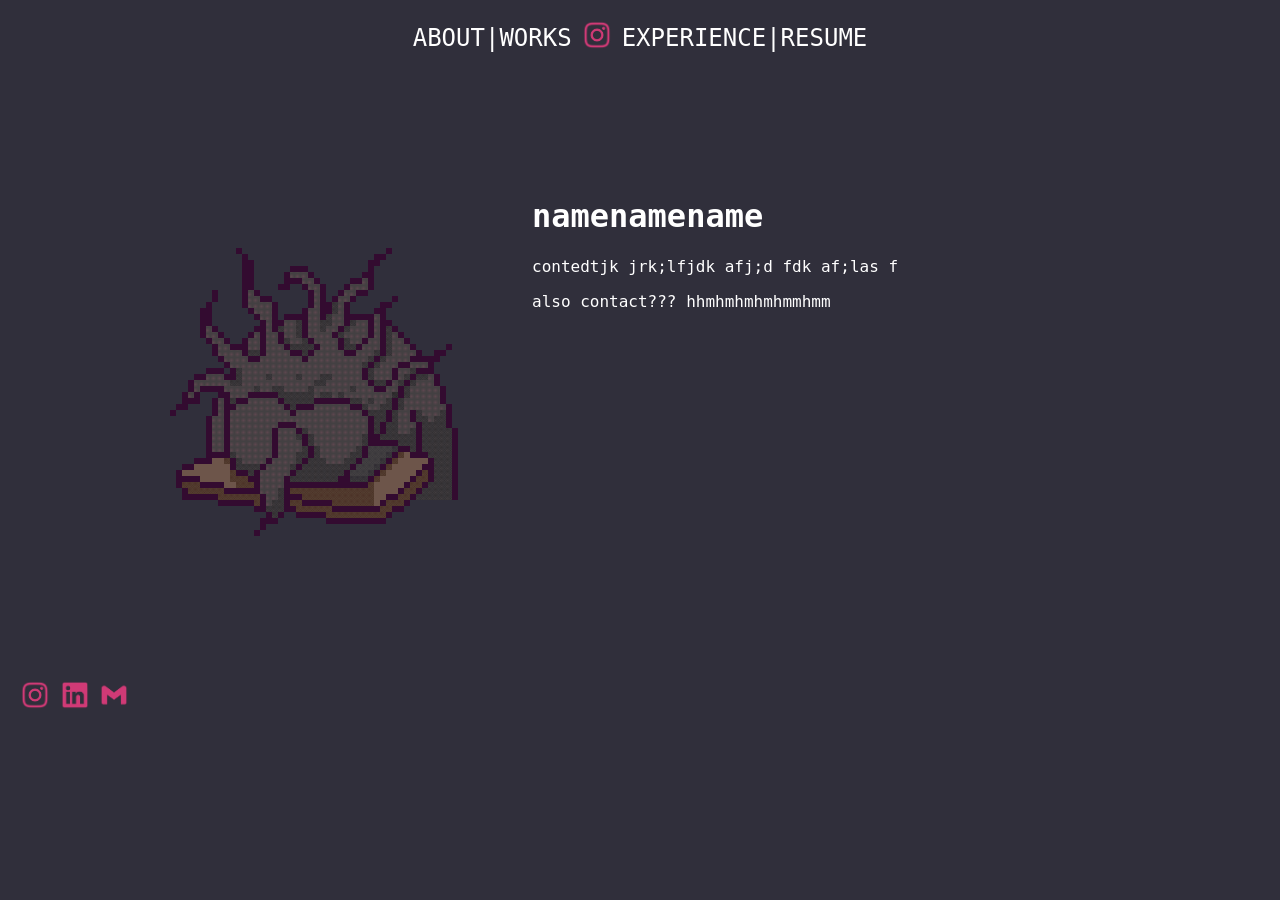
<file: headerElements/about/about.html>
<!doctype html>
<html lang="en">
  <head>
    <meta charset="UTF-8" />
    <meta http-equiv="X-UA-Compatible" content="IE=edge" />
    <meta name="viewport" content="width=device-width, initial-scale=1.0" />
    <title>About</title>
    <link rel="stylesheet" href="../../style.css" />
    <link rel="stylesheet" href="about.css" />
    <style>
      @import url("https://fonts.googleapis.com/css2?family=Wendy+One&family=Zilla+Slab+Highlight:wght@400;700&display=swap");
    </style>
  </head>
  <body>
    <header>
      <a href="../../headerElements/about/about.html">ABOUT</a> |
      <a href="../../headerElements/all_works/AllWorks.html">WORKS</a>
      <a href="../../index.html"
        ><img
          src="../../img/logo/instagram.png"
          alt="mainLogo"
          class="mainLogo"
      /></a>
      <a href="../../headerElements/experience/experience.html">EXPERIENCE</a> |
      <a href="../../headerElements/resume/resume.html">RESUME</a>
    </header>

    <!-- ascii art -->
    <!-- <section class="hero">
      <canvas id="grid"></canvas>

      <div class="logo">
        <img src="../../img/logo/bwLogo.png" id="source" alt="asciiLogo" />
      </div>
    </section> -->

    <!-- ascii art -->

    <div id="profileContainer">
      <img id="profileImage" src="profile.gif" alt="profile" />
      <div id="profileText">
        <h1>namenamename</h1>
        <p>contedtjk jrk;lfjdk afj;d fdk af;las f</p>
        <p>also contact??? hhmhmhmhmhmmhmm</p>
      </div>
    </div>

    <!-- 옆에 작은 버튼? 화살표같은거 hover하거나 클릭하면 옆에 작은 창이 열리면서 상세 스킬셋 보여주기.
    그....밴다이어그램? 육각형 틀? 그런걸로 어느 게 더 강하고 약한지 그래프 있어도 좋을 듯.. 굳이 technical skill 아니더라도
    머라하지 personal skill? personality? 암튼 그걸로 해도 되고 음 
    좀 웃긴 것도 하나 끼워넣어도 될 듯
    진짜 ㄹㅇ 제일 자신있는 분야만 골라서 좀 중구난방이여도..그런 것도 좋을 듯 -->
    <!-- <div>
      <h2>SKILLS</h2>
      <p>Programming Language: JavaScript, HTML, CSS, C#, C++, Python</p>
      <p>3D/Visual Effect: Blender, Autodesk MAYA, 3D Printing, TouchDesigner</p>
      <p>Game/XR/VR Development: Unity, Web XR</p>
      <p>Adobe Creative Suite</p>
      <p>AI tools: Llamafile, ComfyUI</p>
      <p>Physical Computing: Arduino, Raspberry PI</p>
      <p>Languages: English, Korean</p>
      <p>Visual Storytelling, Teamwork, Adaptability, Communication, Leadership, Active Listening</p>
    </div> -->

    <script type="module" src="../../script.js"></script>
  </body>
  <footer>
    <a href="https://www.instagram.com/" target="_blank">
      <img
        src="../../img/logo/instagram.png"
        alt="instagramLogo"
        class="contactLogo"
      />
    </a>
    <a href="https://www.linkedin.com/" target="_blank">
      <img
        src="../../img/logo/linkedin.png"
        alt="linkedinLogo"
        class="contactLogo"
      />
    </a>
    <a href="https://www.gmail.com/" target="_blank">
      <img src="../../img/logo/gmail.png" alt="gmailLogo" class="contactLogo" />
    </a>
  </footer>
</html>
</file>
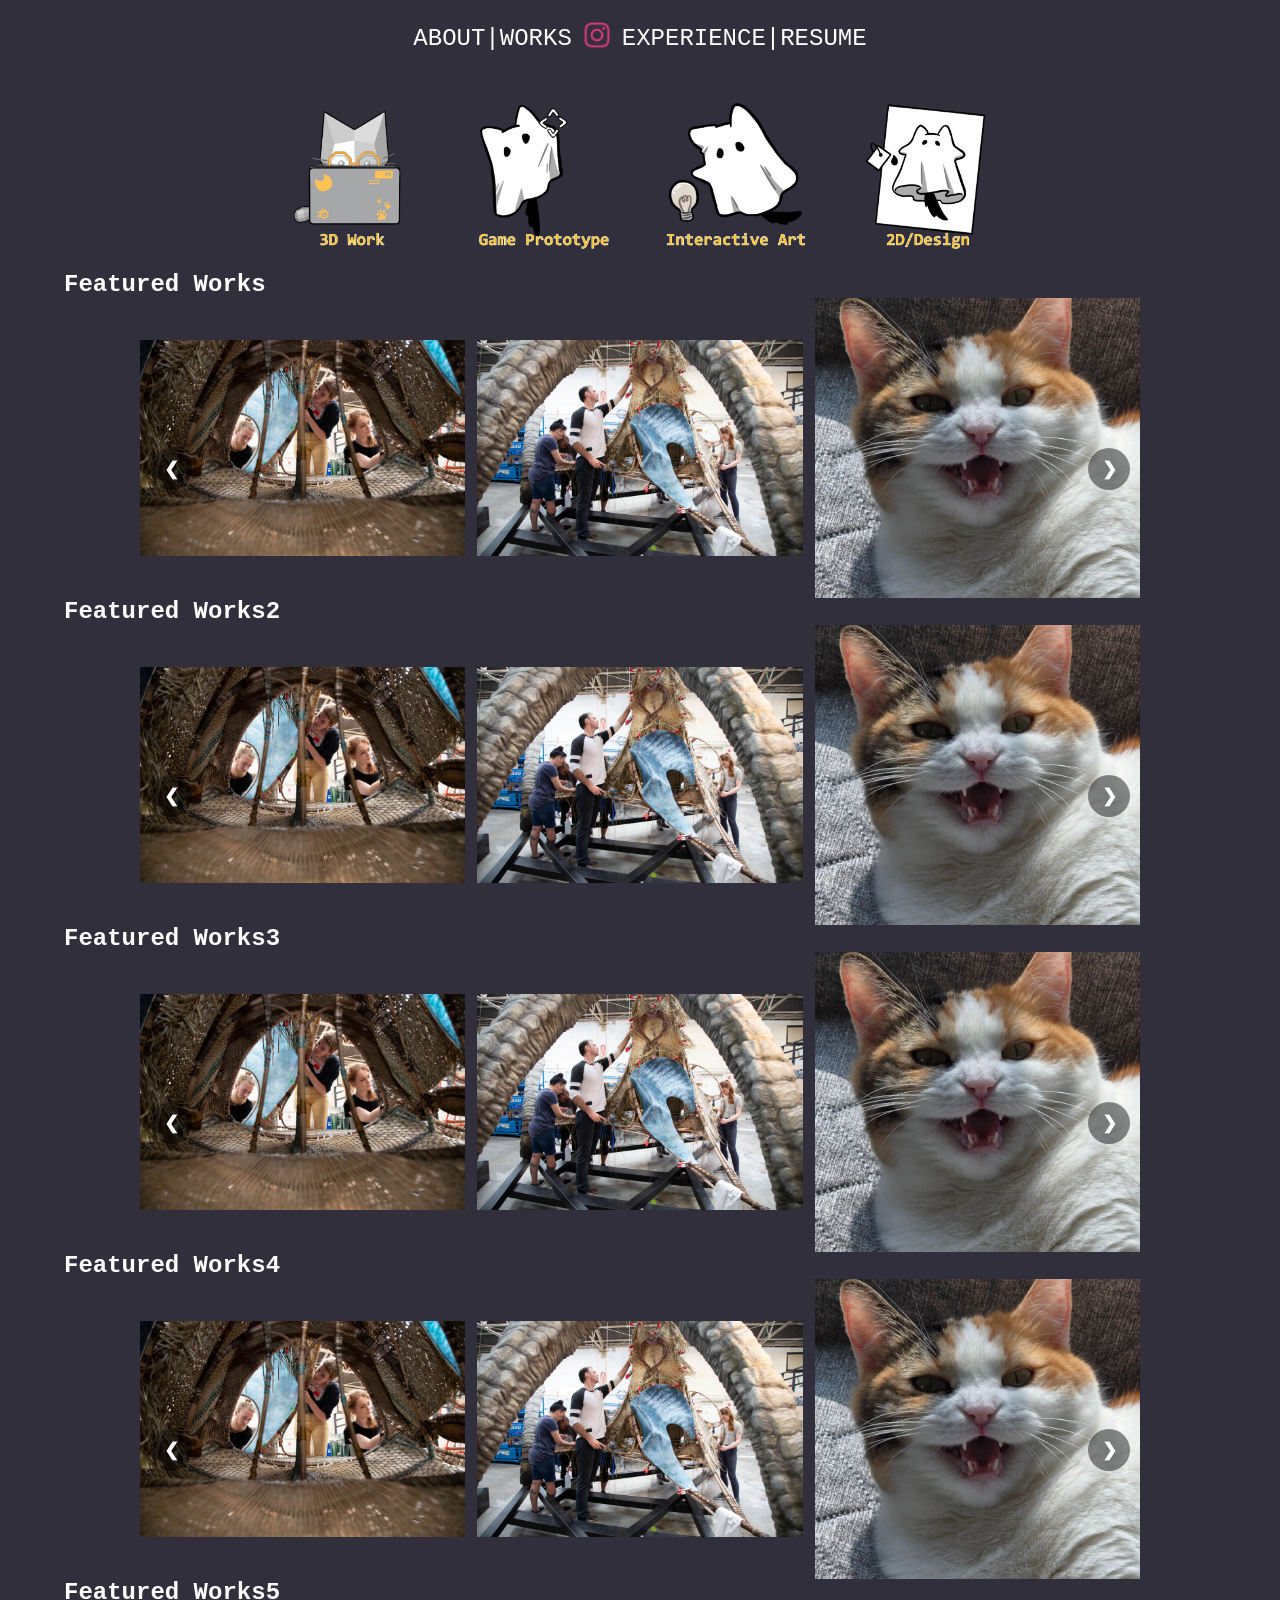
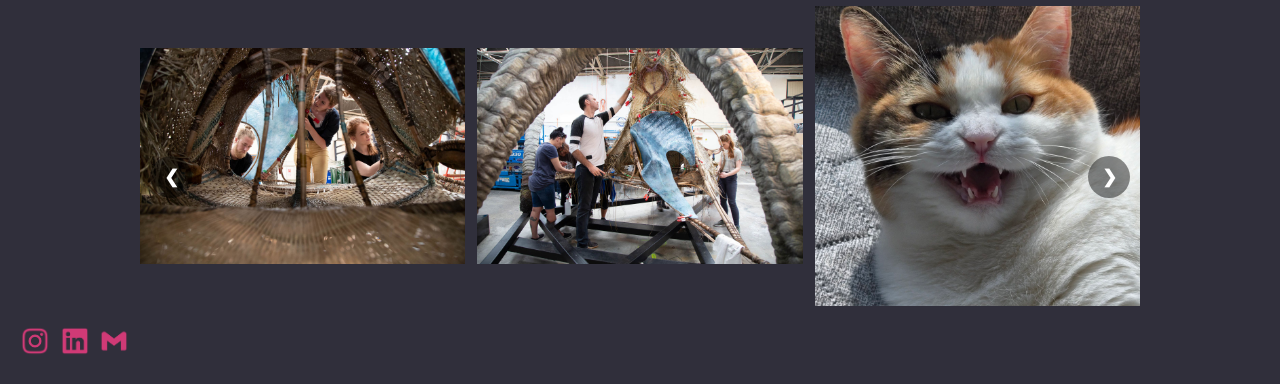
<file: headerElements/all_works/AllWorks.html>
<!doctype html>
<html lang="en">
  <head>
    <meta charset="UTF-8" />
    <meta http-equiv="X-UA-Compatible" content="IE=edge" />
    <meta name="viewport" content="width=device-width, initial-scale=1.0" />
    <title>All Works</title>
    <link rel="stylesheet" href="../../style.css" />
    <link rel="stylesheet" href="AllWorks.css" />
    <style>
      @import url("https://fonts.googleapis.com/css2?family=Wendy+One&family=Zilla+Slab+Highlight:wght@400;700&display=swap");
    </style>
  </head>
  <body>
    <header>
      <a href="../../headerElements/about/about.html">ABOUT</a> |
      <a href="../../headerElements/all_works/AllWorks.html">WORKS</a>
      <a href="../../index.html"
        ><img
          src="../../img/logo/instagram.png"
          alt="mainLogo"
          class="mainLogo"
      /></a>
      <a href="../../headerElements/experience/experience.html">EXPERIENCE</a> |
      <a href="../../headerElements/resume/resume.html">RESUME</a>
    </header>

    <!-- ascii art -->
    <!-- <section class="hero">
      <canvas id="grid"></canvas>

      <div class="logo">
        <img src="../../img/logo/bwLogo.png" id="source" alt="asciiLogo" />
      </div>
    </section> -->

    <!-- ascii art -->

    <!-- <button id="scrollButton">↓</button> -->

    <div class="workCategoryContainer">
      <a href="../../featuredWorkPages/3d_work/3dWork.html">
        <img
          class="workCategory"
          src="../../img/logo/3dWork1.png"
          alt="3D Work"
        />
      </a>
      <a href="../../featuredWorkPages/game_prototype/gamePrototype.html">
        <img
          class="workCategory"
          src="../../img/logo/gamePrototype1.png"
          alt="Game Prototype"
        />
      </a>
      <a href="../../featuredWorkPages/interactive_art/interactiveArt.html">
        <img
          class="workCategory"
          src="../../img/logo/interactiveArt1.png"
          alt="Interactive Art"
        />
      </a>
      <a href="../../featuredWorkPages/2d_design/2dDesign.html">
        <img
          class="workCategory"
          src="../../img/logo/2dDesign1.png"
          alt="2D/Design"
        />
      </a>
    </div>

    <!--  slideshow1  -->
    <h2 style="text-align: left; margin: 0 0 0 5vw">Featured Works</h2>

    <div class="slideshowContainer">
      <div class="Slides1 fade">
        <img src="../../img/featuredWorks/avatar1.jpg" style="width: 100%" />
        <div class="slideshowText">Avatar Project 1</div>
      </div>

      <div class="Slides1 fade">
        <img src="../../img/featuredWorks/avatar2.jpg" style="width: 100%" />
        <div class="slideshowText">Avatar Project 2</div>
      </div>

      <div class="Slides1 fade">
        <img src="../../img/featuredWorks/cat.jpg" style="width: 100%" />
        <div class="slideshowText">Cat Study</div>
      </div>

      <div class="Slides1 fade">
        <img
          src="../../img/featuredWorks/bladerunner.png"
          style="width: 100%"
        />
        <div class="slideshowText">Bladerunner</div>
      </div>

      <a class="prev" aria-label="Previous slide">&#10094;</a>
      <a class="next" aria-label="Next slide">&#10095;</a>
    </div>

    <!-- slideshow2 -->
    <h2 style="text-align: left; margin: 0 0 0 5vw">Featured Works2</h2>

    <div class="slideshowContainer">
      <div class="Slides2 fade">
        <img src="../../img/featuredWorks/avatar1.jpg" style="width: 100%" />
        <div class="slideshowText">Avatar Project 1</div>
      </div>

      <div class="Slides2 fade">
        <img src="../../img/featuredWorks/avatar2.jpg" style="width: 100%" />
        <div class="slideshowText">Avatar Project 2</div>
      </div>

      <div class="Slides2 fade">
        <img src="../../img/featuredWorks/cat.jpg" style="width: 100%" />
        <div class="slideshowText">Cat Study</div>
      </div>

      <div class="Slides2 fade">
        <img
          src="../../img/featuredWorks/bladerunner.png"
          style="width: 100%"
        />
        <div class="slideshowText">Bladerunner</div>
      </div>

      <a class="prev" aria-label="Previous slide">&#10094;</a>
      <a class="next" aria-label="Next slide">&#10095;</a>
    </div>

    <!-- slideshow3 -->
    <h2 style="text-align: left; margin: 0 0 0 5vw">Featured Works3</h2>

    <div class="slideshowContainer">
      <div class="Slides3 fade">
        <img src="../../img/featuredWorks/avatar1.jpg" style="width: 100%" />
        <div class="slideshowText">Avatar Project 1</div>
      </div>

      <div class="Slides3 fade">
        <img src="../../img/featuredWorks/avatar2.jpg" style="width: 100%" />
        <div class="slideshowText">Avatar Project 2</div>
      </div>

      <div class="Slides3 fade">
        <img src="../../img/featuredWorks/cat.jpg" style="width: 100%" />
        <div class="slideshowText">Cat Study</div>
      </div>

      <div class="Slides3 fade">
        <img
          src="../../img/featuredWorks/bladerunner.png"
          style="width: 100%"
        />
        <div class="slideshowText">Bladerunner</div>
      </div>

      <a class="prev" aria-label="Previous slide">&#10094;</a>
      <a class="next" aria-label="Next slide">&#10095;</a>
    </div>

    <!-- slideshow4 -->
    <h2 style="text-align: left; margin: 0 0 0 5vw">Featured Works4</h2>

    <div class="slideshowContainer">
      <div class="Slides4 fade">
        <img src="../../img/featuredWorks/avatar1.jpg" style="width: 100%" />
        <div class="slideshowText">Avatar Project 1</div>
      </div>

      <div class="Slides4 fade">
        <img src="../../img/featuredWorks/avatar2.jpg" style="width: 100%" />
        <div class="slideshowText">Avatar Project 2</div>
      </div>

      <div class="Slides4 fade">
        <img src="../../img/featuredWorks/cat.jpg" style="width: 100%" />
        <div class="slideshowText">Cat Study</div>
      </div>

      <div class="Slides4 fade">
        <img
          src="../../img/featuredWorks/bladerunner.png"
          style="width: 100%"
        />
        <div class="slideshowText">Bladerunner</div>
      </div>

      <a class="prev" aria-label="Previous slide">&#10094;</a>
      <a class="next" aria-label="Next slide">&#10095;</a>
    </div>

    <!-- slideshow5 -->
    <h2 style="text-align: left; margin: 0 0 0 5vw">Featured Works5</h2>

    <div class="slideshowContainer">
      <div class="Slides5 fade">
        <img src="../../img/featuredWorks/avatar1.jpg" style="width: 100%" />
        <div class="slideshowText">Avatar Project 1</div>
      </div>

      <div class="Slides5 fade">
        <img src="../../img/featuredWorks/avatar2.jpg" style="width: 100%" />
        <div class="slideshowText">Avatar Project 2</div>
      </div>

      <div class="Slides5 fade">
        <img src="../../img/featuredWorks/cat.jpg" style="width: 100%" />
        <div class="slideshowText">Cat Study</div>
      </div>

      <div class="Slides5 fade">
        <img
          src="../../img/featuredWorks/bladerunner.png"
          style="width: 100%"
        />
        <div class="slideshowText">Bladerunner</div>
      </div>

      <a class="prev" aria-label="Previous slide">&#10094;</a>
      <a class="next" aria-label="Next slide">&#10095;</a>
    </div>

    <script src="AllWorks.js"></script>
  </body>
  <footer>
    <a href="https://www.instagram.com/" target="_blank">
      <img
        src="../../img/logo/instagram.png"
        alt="instagramLogo"
        class="contactLogo"
      />
    </a>
    <a href="https://www.linkedin.com/" target="_blank">
      <img
        src="../../img/logo/linkedin.png"
        alt="linkedinLogo"
        class="contactLogo"
      />
    </a>
    <a href="https://www.gmail.com/" target="_blank">
      <img src="../../img/logo/gmail.png" alt="gmailLogo" class="contactLogo" />
    </a>
  </footer>
</html>
</file>
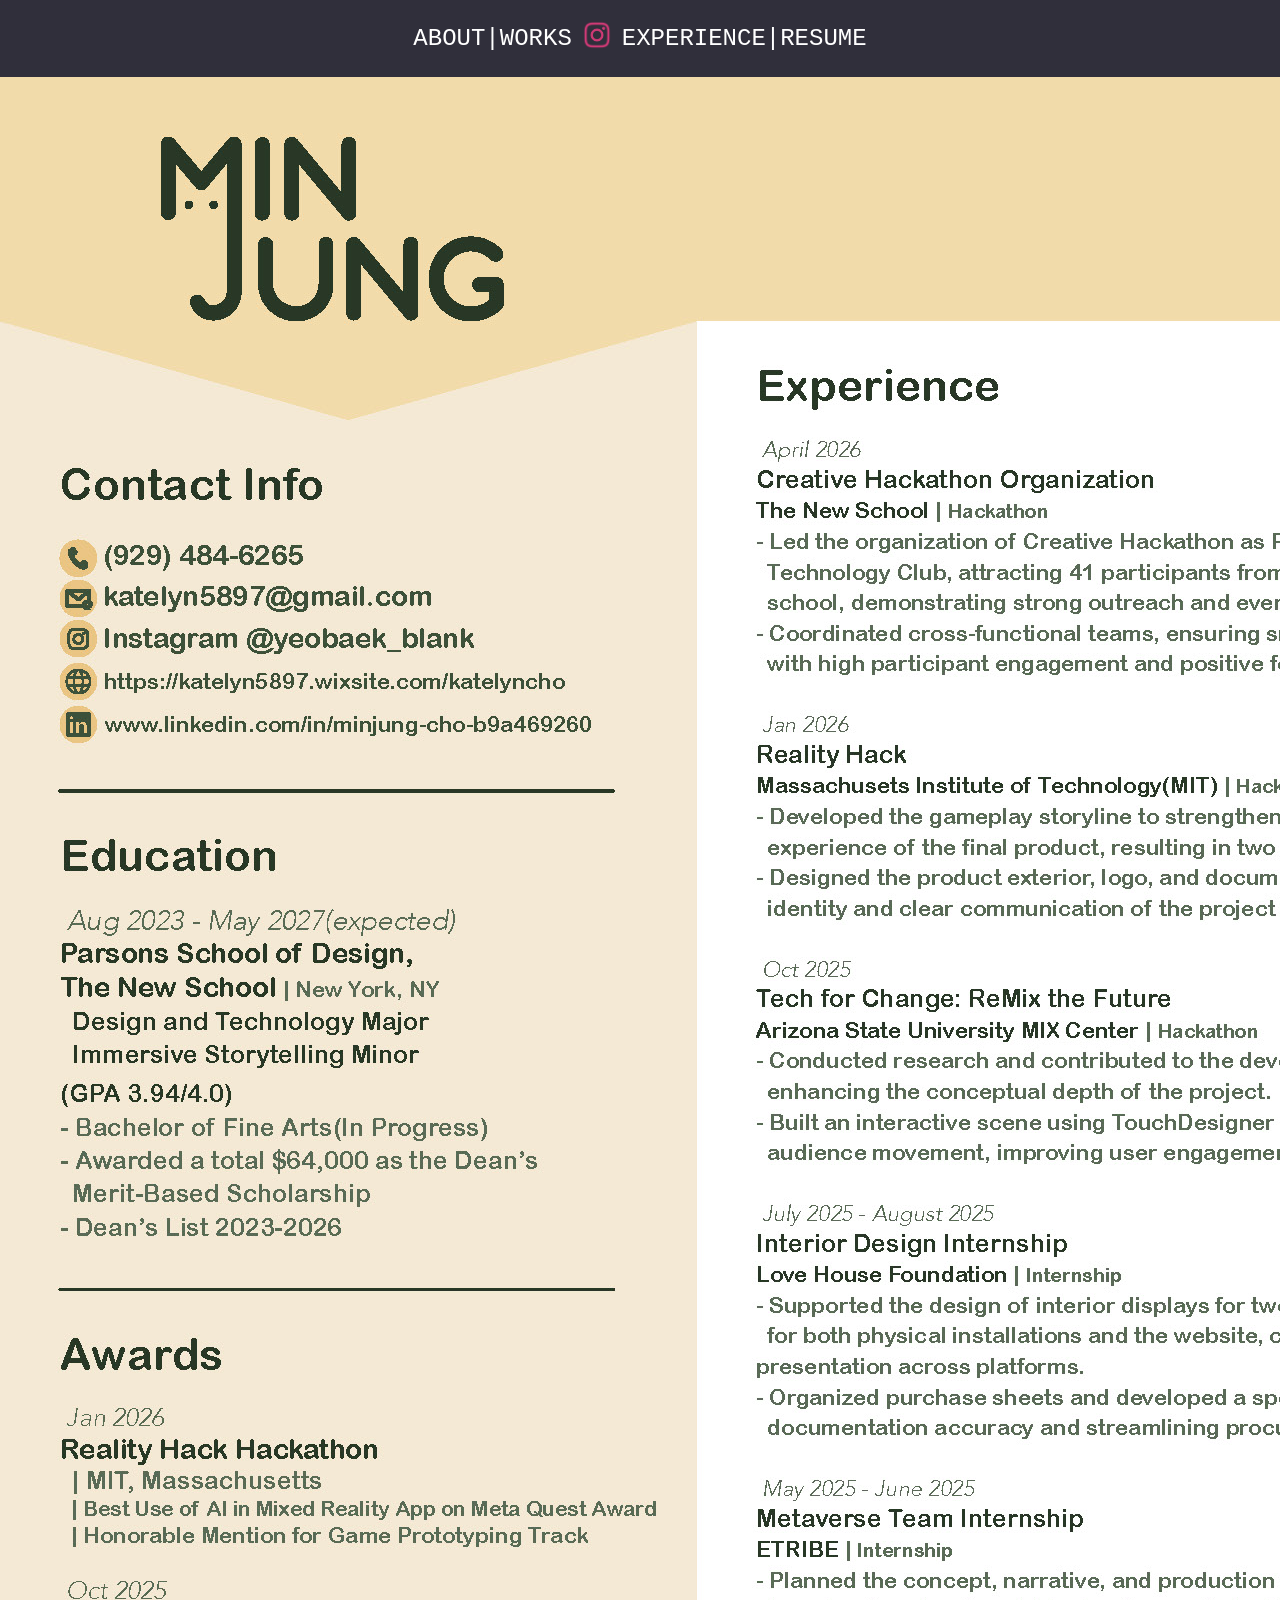
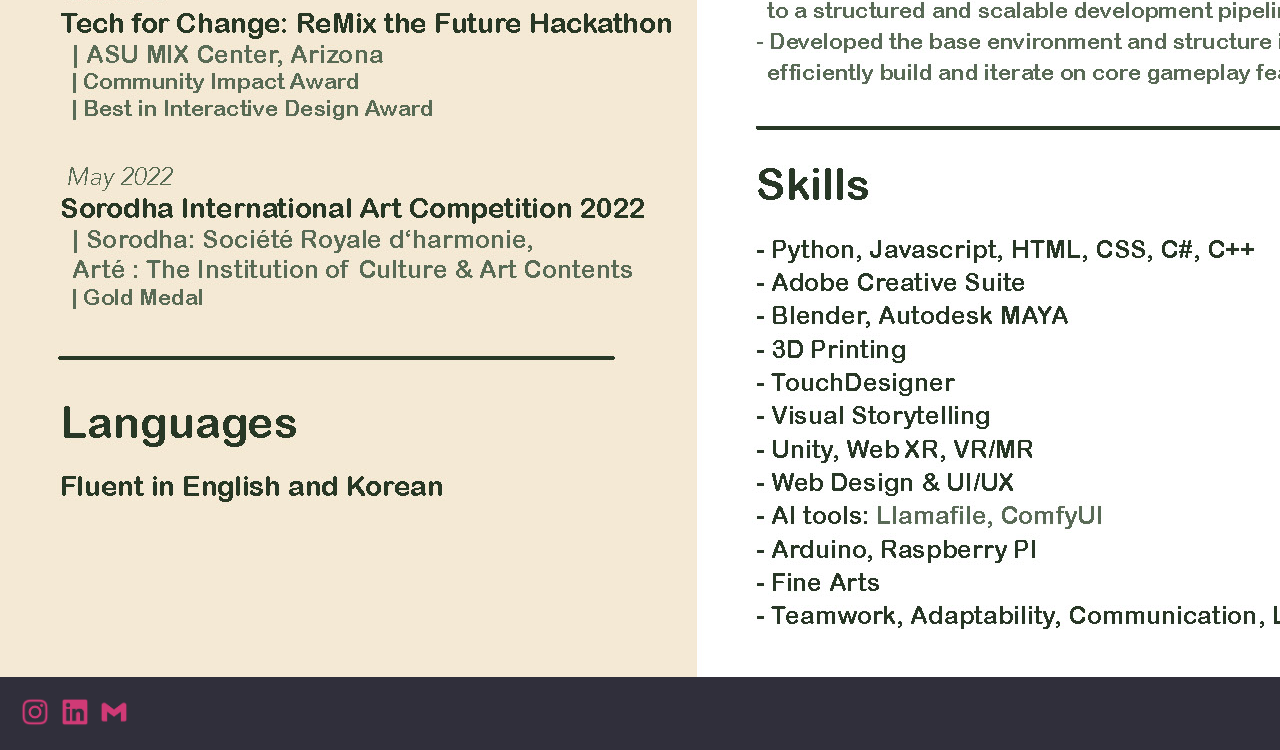
<file: headerElements/resume/resume.html>
<!doctype html>
<html lang="en">
  <head>
    <meta charset="UTF-8" />
    <meta http-equiv="X-UA-Compatible" content="IE=edge" />
    <meta name="viewport" content="width=device-width, initial-scale=1.0" />
    <title>Resume</title>
    <link rel="stylesheet" href="../../style.css" />
    <link rel="stylesheet" href="resume.css" />
    <style>
      @import url("https://fonts.googleapis.com/css2?family=Wendy+One&family=Zilla+Slab+Highlight:wght@400;700&display=swap");
    </style>
  </head>
  <body>
    <header>
      <a href="../../headerElements/about/about.html">ABOUT</a> |
      <a href="../../headerElements/all_works/AllWorks.html">WORKS</a>
      <a href="../../index.html"
        ><img
          src="../../img/logo/instagram.png"
          alt="mainLogo"
          class="mainLogo"
      /></a>
      <a href="../../headerElements/experience/experience.html">EXPERIENCE</a> |
      <a href="../../headerElements/resume/resume.html">RESUME</a>
    </header>

    <div>
      <img id="resumeImage" src="resume1.jpg" alt="resume" />
    </div>

    <script type="module" src="../../script.js"></script>
  </body>
  <footer>
    <a href="https://www.instagram.com/" target="_blank">
      <img
        src="../../img/logo/instagram.png"
        alt="instagramLogo"
        class="contactLogo"
      />
    </a>
    <a href="https://www.linkedin.com/" target="_blank">
      <img
        src="../../img/logo/linkedin.png"
        alt="linkedinLogo"
        class="contactLogo"
      />
    </a>
    <a href="https://www.gmail.com/" target="_blank">
      <img src="../../img/logo/gmail.png" alt="gmailLogo" class="contactLogo" />
    </a>
  </footer>
</html>
</file>
<file: style.css>
html {
  font-family: "Consolas", monospace;
  color: #ffffff;
}

a {
  text-decoration: none;
  color: #ffffff;
}

a:hover {
  cursor: pointer;
  transform: scale(1.1);
  transition: transform 0.2s ease;
}

body {
  margin: 0;
  padding: 0;
  max-width: 100vw;
  min-height: 100vh;
  /* position: relative;
  isolation: isolate; */
  display: flex;
  flex-direction: column;
  overflow-y: auto;
  /* overflow-y: scroll; 이거 나중에 테스트 해봐*/
  text-align: center;
  background-color: #302f3b;
}

header {
  font-size: 1.5rem;
  z-index: 2;
  display: flex;
  /* padding: 0 30px 0 30px; */
  margin: 20px;
  align-items: center;
  justify-content: center;
}

footer {
  z-index: 2;
  padding: 20px;
  text-align: left;
}

.nameTitle {
  z-index: 2;
  margin: 80px;
  min-height: 32svh;
  display: flex;
  align-items: center;
  justify-content: center;
}

.nameTitle h2 {
  font-family: "Consolas", monospace;
  font-size: 2.5rem;
  margin: 0;
  color: #e9e9e9;
}

.font2 {
  /* font-family: "Menlo", monospace; */
  /* font-family: "Wendy One"; */
  font-family: "Zilla Slab Highlight", monospace;
  font-size: 3rem;
  color: #fff7bb;
}

.typeCursor {
  font-size: 2.8rem;
  display: inline-block;
  margin-left: 2px;
  animation: blinkCursor 0.8s infinite;
}

@keyframes blinkCursor {
  0%,
  50% {
    opacity: 1;
  }

  51%,
  100% {
    opacity: 0;
  }
}

.contactLogo {
  width: 30px;
  height: 30px;
}

.contactLogo:hover {
  cursor: pointer;
  transform: scale(1.1);
  transition: transform 0.2s ease;
}

.mainLogo {
  width: 30px;
  height: 30px;
  padding: 0 10px 0 10px;
}
.mainLogo:hover {
  cursor: pointer;
  transform: scale(1.1);
  transition: transform 0.2s ease;
}

#scrollButton {
  z-index: 2;
  background-color: rgba(255, 255, 255, 0);
  width: 20px;
  color: #ffffff;
  font-size: 40px;
  border: none;
  margin: 110px auto 80px auto;
  display: flex;
  align-items: center;
  justify-content: center;
}

#scrollButton:hover {
  cursor: pointer;
  transform: scale(1.1);
  transition: transform 0.2s ease;
}

.workCategoryContainer {
  z-index: 2;
  width: min(90vw, 80rem);
  margin: 0 auto;
  display: flex;
  justify-content: center;
  align-items: center;
  flex-wrap: wrap;
  gap: clamp(0.75rem, 3vw, 5rem);
  padding: 20px;
  box-sizing: border-box;
}

.workCategory {
  width: clamp(5rem, 12vw, 12rem);
  height: auto;
  display: block;
  transition: transform 0.2s ease;
}

.workCategoryContainer a:nth-child(1):hover img {
  content: url("img/logo/3dWork2.png");
}

.workCategoryContainer a:nth-child(2):hover img {
  content: url("img/logo/gamePrototype2.png");
}

.workCategoryContainer a:nth-child(3):hover img {
  content: url("img/logo/interactiveArt2.png");
}

.workCategoryContainer a:nth-child(4):hover img {
  content: url("img/logo/2dDesign2.png");
}

.workCategoryContainer a:nth-child(5):hover img {
  content: url("img/logo/experience2.png");
}

.featuredWorksGallery {
  z-index: 2;
  column-count: 4;
  column-gap: 1rem;
  padding: 15px;
  width: 90%;
  margin: auto;
}

.featuredWorks {
  position: relative;
  display: block;
  margin-bottom: 1rem;
  border-radius: 8px;
  overflow: hidden;
  break-inside: avoid;
}

.featuredWorkImg {
  width: 100%;
  height: auto;
  display: block;
  border-radius: 8px;
  transition:
    transform 0.3s ease,
    filter 0.3s ease;
}

.featuredWorkText {
  position: absolute;
  inset: 0;
  display: flex;
  align-items: center;
  justify-content: center;
  color: white;
  font-size: 1.2rem;
  font-weight: bold;
  text-align: center;
  padding: 1rem;
  opacity: 0;
  transition: opacity 0.3s ease;
  pointer-events: none;
}

.featuredWorks:hover {
  cursor: pointer;
}

.featuredWorks:hover .featuredWorkImg {
  transform: scale(1.05);
  filter: brightness(45%);
}

.featuredWorks:hover .featuredWorkText {
  opacity: 1;
}

@media (max-width: 900px) {
  .featuredWorksGallery {
    column-count: 2;
  }
}

@media (max-width: 600px) {
  .featuredWorksGallery {
    column-count: 1;
  }
}

/* asciiart original
.hero {
  position: relative;
  width: 100%;
  height: 100svh;
  background-color: #0f0f0f;
}

canvas {
  display: block;
  width: 100%;
  height: 100%;
}

.logo {
  position: absolute;
  top: 50%;
  left: 50%;
  transform: translate(-50%, -50%);
  width: 75%;
}

.logo img {
  width: 100%;
  height: 100%;
  object-fit: contain;
  display: block;
  visibility: hidden;
}
asciiart original */

/* asciiart */
.hero {
  position: absolute;
  inset: 0;
  /* top: 50%;
  left: 0;
  right: 0;
  bottom: 50%; */
  width: 100%;
  height: 100svh;
  background-color: #0f0f0f;
  z-index: 0;
  overflow: hidden;
  pointer-events: none;
}

canvas {
  display: block;
  width: 100%;
  height: 100%;
}

.logo {
  position: absolute;
  top: 50%;
  left: 50%;
  transform: translate(-50%, -50%);
  width: 75%;
}

.logo img {
  width: 100%;
  height: 100%;
  object-fit: contain;
  display: block;
  visibility: hidden;
}
/* asciiart */

/* water droop */
#waterLayer {
  position: absolute;
  top: 0;
  left: 0;
  width: 100%;
  z-index: 1;
  pointer-events: none;
  overflow: visible;
}

#waterClipContainer {
  width: 100%;
  clip-path: url(#waterClip);
  -webkit-clip-path: url(#waterClip);
  overflow: visible;
}

#waterGif {
  display: block;
  width: 100%;
  height: auto;
}
/* #waterLayer {
  position: absolute;
  top: 0;
  left: 0;
  width: 100%;
  z-index: 1;
  pointer-events: none;
  overflow: visible;
}

#waterGif {
  display: block;
  width: 100%;
  height: auto;
  clip-path: url(#waterClip);
  -webkit-clip-path: url(#waterClip);
} */

/* 나중에 위에 그라데이션 넣기 */
#waterTintPath {
  fill: rgba(255, 255, 255, 0.08);
  mix-blend-mode: screen;
}
/* water droop */
</file>
<file: headerElements/about/about.css>
#profileContainer {
  z-index: 2;
  margin: 100px auto;
  width: 80%;
}

#profileImage {
  width: 30vw;
  min-width: 300px;
  max-width: 500px;
  float: left;
  margin-right: 20px;
}

#profileText {
  text-align: left;
}
</file>
<file: headerElements/all_works/AllWorks.css>
.slideshowContainer {
  max-width: 1000px;
  position: relative;
  margin: 0 auto;
  overflow: hidden;
  max-height: 300px;
  width: auto;
}

.slideshowTrack {
  display: flex;
  align-items: center;
  gap: 12px;
  transition: transform 0.5s ease;
  will-change: transform;
}

.Slides1,
.Slides2,
.Slides3,
.Slides4,
.Slides5 {
  position: relative;
  flex: 0 0 calc((100% - 24px) / 3);
  max-width: calc((100% - 24px) / 3);
  display: flex;
  align-items: center;
  justify-content: center;
  max-height: 300px;
  width: auto;
}

.Slides1 img,
.Slides2 img,
.Slides3 img,
.Slides4 img,
.Slides5 img {
  display: block;
  width: 100%;
  height: auto;
}

.Slides1 img:hover,
.Slides2 img:hover,
.Slides3 img:hover,
.Slides4 img:hover,
.Slides5 img:hover {
  cursor: pointer;
  transition:
    transform 0.3s ease,
    filter 0.3s ease;
  transform: scale(1.05);
  filter: brightness(45%);
}

.slideshowText {
  position: absolute;
  inset: 0;
  display: flex;
  align-items: center;
  justify-content: center;
  color: white;
  font-size: 1.2rem;
  font-weight: bold;
  text-align: center;
  padding: 1rem;
  opacity: 0;
  transition: opacity 0.3s ease;
  pointer-events: none;
  place-items: center;
}

.Slides1:hover .slideshowText,
.Slides2:hover .slideshowText,
.Slides3:hover .slideshowText,
.Slides4:hover .slideshowText,
.Slides5:hover .slideshowText {
  opacity: 1;
}

.prev,
.next {
  cursor: pointer;
  position: absolute;
  top: 50%;
  width: 42px;
  height: 42px;
  display: flex;
  align-items: center;
  justify-content: center;
  color: white;
  font-weight: bold;
  font-size: 18px;
  transition: 0.6s ease;
  border-radius: 50%;
  background-color: rgba(0, 0, 0, 0.45);
  user-select: none;
  z-index: 2;
}

.next {
  right: 10px;
}

.prev {
  left: 10px;
}

.prev:hover,
.next:hover {
  cursor: pointer;
  transform: scale(1.1);
  transition: transform 0.2s ease;
  background-color: rgba(0, 0, 0, 0.8);
}
</file>
<file: headerElements/resume/resume.css>
#resumeImage {
  z-index: 2;
  display: block;
  margin: 0 auto;
  /* max-width: 50%; */
  /* height: auto; */
  /* transform: translateX(-50%); */

  /* max-width: 800px; */
  /* position: relative; */
  /* margin: auto; */

  /* max-width: 800px; */
  /* align-items: center;
  justify-content: center; */
}
</file>
